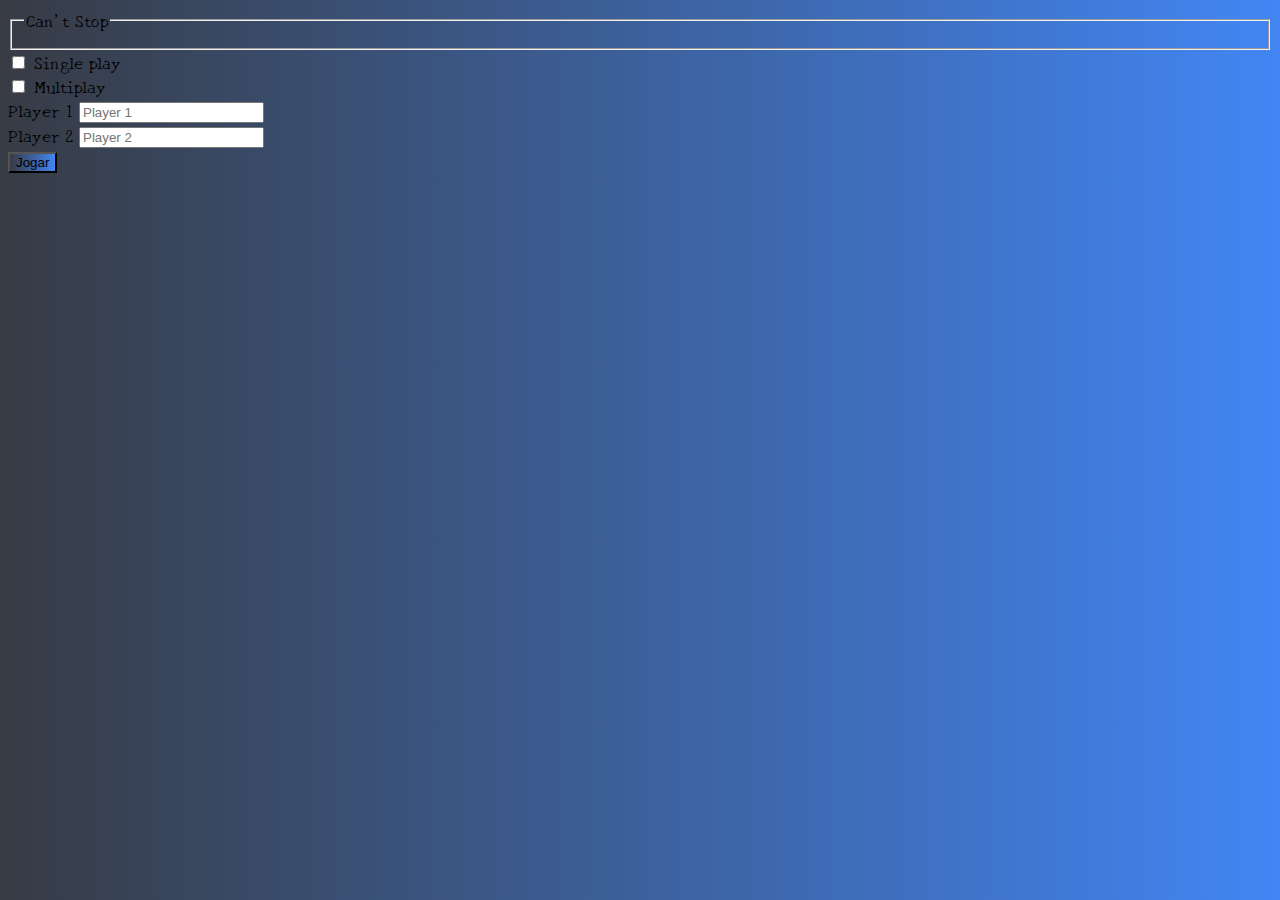
<file: index.html>
<!DOCTYPE html>
<html lang="en">

<head>
    <meta charset="UTF-8">
    <meta http-equiv="X-UA-Compatible" content="IE=edge">
    <meta name="viewport" content="width=device-width, initial-scale=1.0">
    <title>Jogo Can't Stop</title>
    <link rel="shortcut icon" href="./assets/pino.png" type="image/x-icon">
    <link href="https://cdn.jsdelivr.net/npm/bootstrap@5.0.0-beta3/dist/css/bootstrap.min.css" rel="stylesheet"
        integrity="sha384-eOJMYsd53ii+scO/bJGFsiCZc+5NDVN2yr8+0RDqr0Ql0h+rP48ckxlpbzKgwra6" crossorigin="anonymous">
    <link rel="stylesheet" href="css/style.css">
</head>

<body>

    <div class="container-fluid login">
        <form class="row">
            <div class="col-6 offset-3 mt-5 text-center">
                <fieldset>
                    <legend class="display-1 text-white"><span>C</span><span>a</span><span>n</span><span>'</span><span>t</span> <span>S</span><span>t</span><span>o</span><span>p</span></legend>
                </fieldset>
            </div>
            <div class="col-6 offset-3 mt-5 d-flex justify-content-evenly">
                <div class="form-check form-check-inline">
                    <input id="singlePlay" type="checkbox" class="form-check-inpu">
                    <label for="singlePlay" class="form-check-label text-white display-6">Single play</label>
                </div>
                <div class="form-check form-check-inline multi">
                    <input id="multiplay" type="checkbox" class="form-check-inpu">
                    <label for="multiplay" class="form-check-label text-white display-6">Multiplay</label>
                </div>
            </div>
            <div class="col-6 offset-3 mt-5">
                <div>
                    <label for="nomePlay1" class="form-label text-white">Player 1</label>
                    <input id="nomePlay1" type="text" class="form-control" placeholder="Player 1">
                </div>
                <div class="player2 mt-3">
                    <label for="nomePlay2" class="form-label text-white">Player 2</label>
                    <input id="nomePlay2" type="text" class="form-control" placeholder="Player 2">
                </div>
            </div>
            <button class="col-4 offset-4 btn btn-success border btn-large mt-3">Jogar</button>
        </form>
    </div>

    <audio src="./assets/Suspense.mp3" autoplay hidden></audio>


    <script src="js/main.js"></script>
    <script src="js/p5.min.js"></script>
    <!-- <script src="js/canvasDraw.js"></script> -->

</body>

</html>
</file>
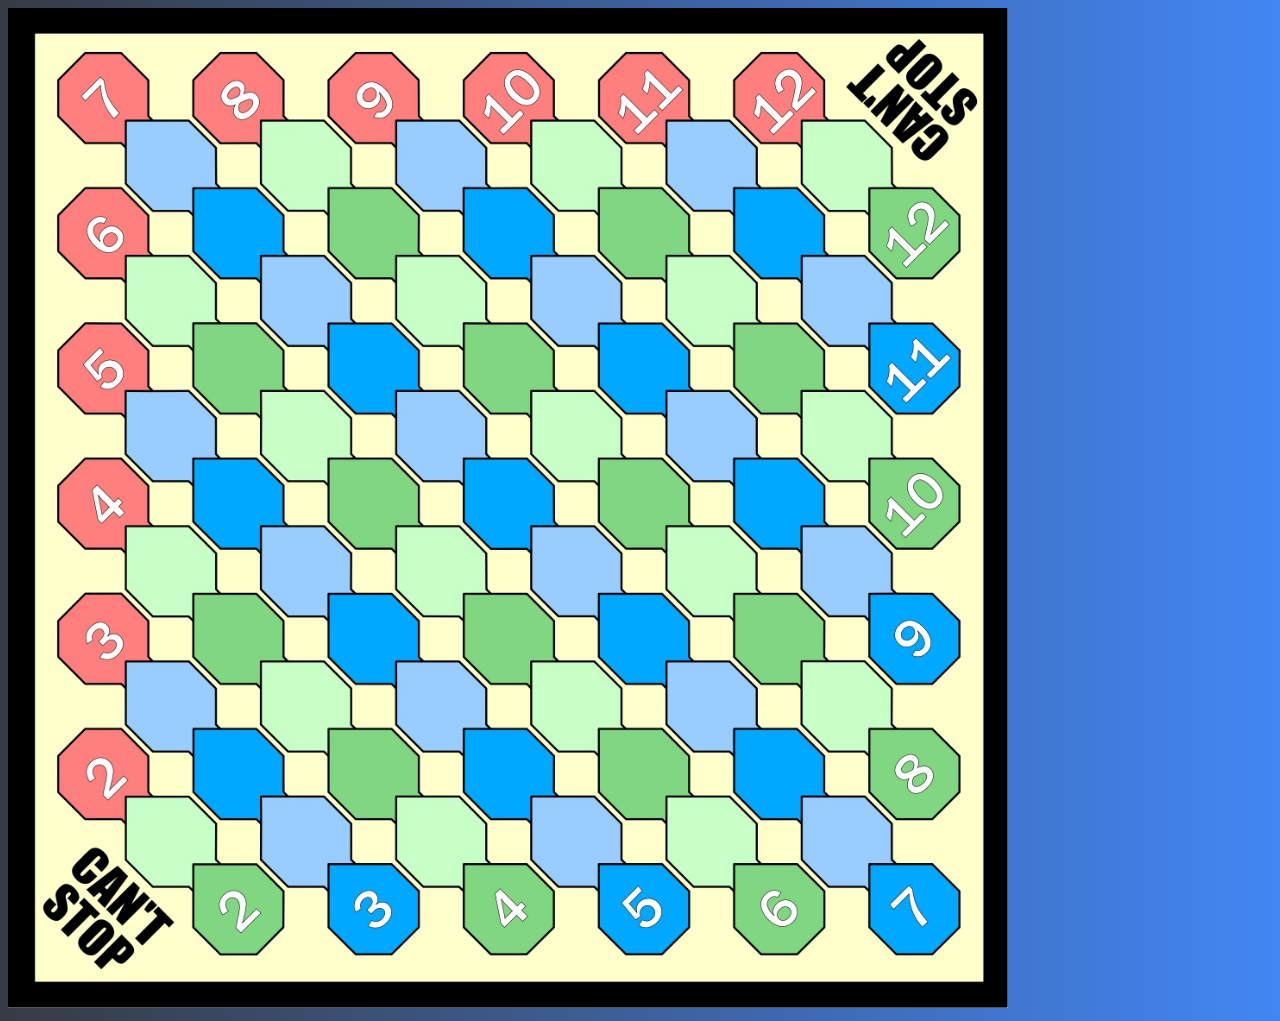
<file: canvas.html>
<!DOCTYPE html>
<html lang="en">
<head>
    <meta charset="UTF-8">
    <meta http-equiv="X-UA-Compatible" content="IE=edge">
    <meta name="viewport" content="width=device-width, initial-scale=1.0">
    <title>Canvas</title>
    <link rel="stylesheet" href="css/style.css">
</head>
<body>
    <script src="js/p5.min.js"></script>
    <script src="js/canvasDraw.js"></script>
</body>
</html>
</file>
<file: css/style.css>
@import url("https://fonts.googleapis.com/css2?family=New+Tegomin&display=swap");

body {
  font-family: "New Tegomin", serif;

  background-image: linear-gradient(to right, #373b44, #4286f4);
  animation: bg_animate 2s infinite ease-in-out;
}

.btn-success{
    background-image: linear-gradient(to right, #373b44, #4286f4);
}

span:nth-child(1n){
    display: inline-block;
    animation: treme 1.5s infinite ease-in-out;
}

@keyframes treme {
    50%{
        transform: scale(1.3);
        font-size: 1.005em;
        color: #cecece;
    }
    100%{
        font-size: .955em;
        color: #4286f4;
    }
}
</file>
